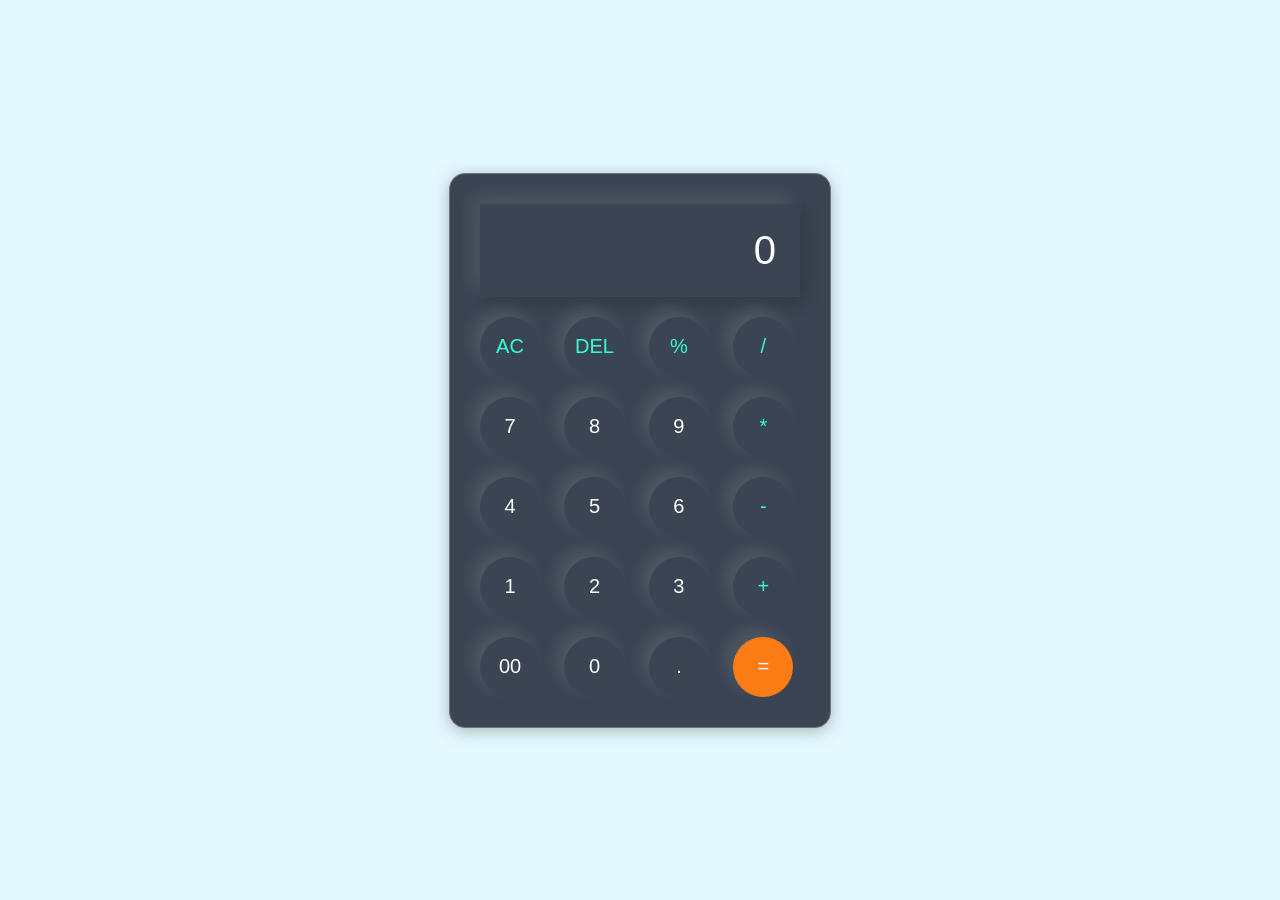
<file: calculator/index.html>
<!DOCTYPE html>
<html lang="en">
  <head>
    <meta charset="UTF-8" />
    <meta http-equiv="X-UA-Compatible" content="IE=edge" />
    <meta name="viewport" content="width=device-width, initial-scale=1.0" />
    <link rel="stylesheet" href="style.css" />
    <title>Calculator - By Code Traversal</title>
  </head>
  <body>
    <div class="container">
      <div class="calculator">
        <input type="text" id="inputBox" placeholder="0" />
        <div>
          <button class="button operator">AC</button>
          <button class="button operator">DEL</button>
          <button class="button operator">%</button>
          <button class="button operator">/</button>
        </div>
        <div>
          <button class="button">7</button>
          <button class="button">8</button>
          <button class="button">9</button>
          <button class="button operator">*</button>
        </div>
        <div>
          <button class="button">4</button>
          <button class="button">5</button>
          <button class="button">6</button>
          <button class="button operator">-</button>
        </div>
        <div>
          <button class="button">1</button>
          <button class="button">2</button>
          <button class="button">3</button>
          <button class="button operator">+</button>
        </div>

        <div>
          <button class="button">00</button>
          <button class="button">0</button>
          <button class="button">.</button>
          <button class="button equalBtn">=</button>
        </div>
      </div>
    </div>

    <script src="index.js"></script>
  </body>
</html>
</file>
<file: calculator/style.css>
*{
    margin: 0;
    padding: 0;
    box-sizing: border-box;
    font-family: 'Poppins', sans-serif;
}

body{
    width: 100%;
    height: 100vh;
    display: flex;
    justify-content: center;
    align-items: center;
    background: #E3F9FF;
}

.calculator{
    border: 1px solid #717377;
    padding: 20px;
    border-radius: 16px;
    background: transparent;
    box-shadow: 0px 3px 15px rgba(113, 115, 119, 0.5);

}

input{
    width: 320px;
    border: none;
    padding: 24px;
    margin: 10px;
    background: transparent;
    box-shadow:-8px -8px 15px rgba(255, 255, 255, 0.1), 5px 5px 15px rgba(0, 0, 0, 0.2);
    font-size: 40px;
    text-align: right;
    cursor: pointer;
    color: #ffffff;
}

input::placeholder{
    color: #ffffff;

}

button{
    border: none;
    width: 60px;
    height: 60px;
    margin: 10px;
    border-radius: 50%;
    background: transparent;
    color: #ffffff;
    font-size: 20px;
    box-shadow: -8px -8px 15px rgba(255, 255, 255, 0.1);
    cursor: pointer;
}

.equalBtn{
    background-color: #fb7c14;
}

.calculator{
    background: #3a4452;
}
.operator{
    color: #33ffd8;
}
</file>
